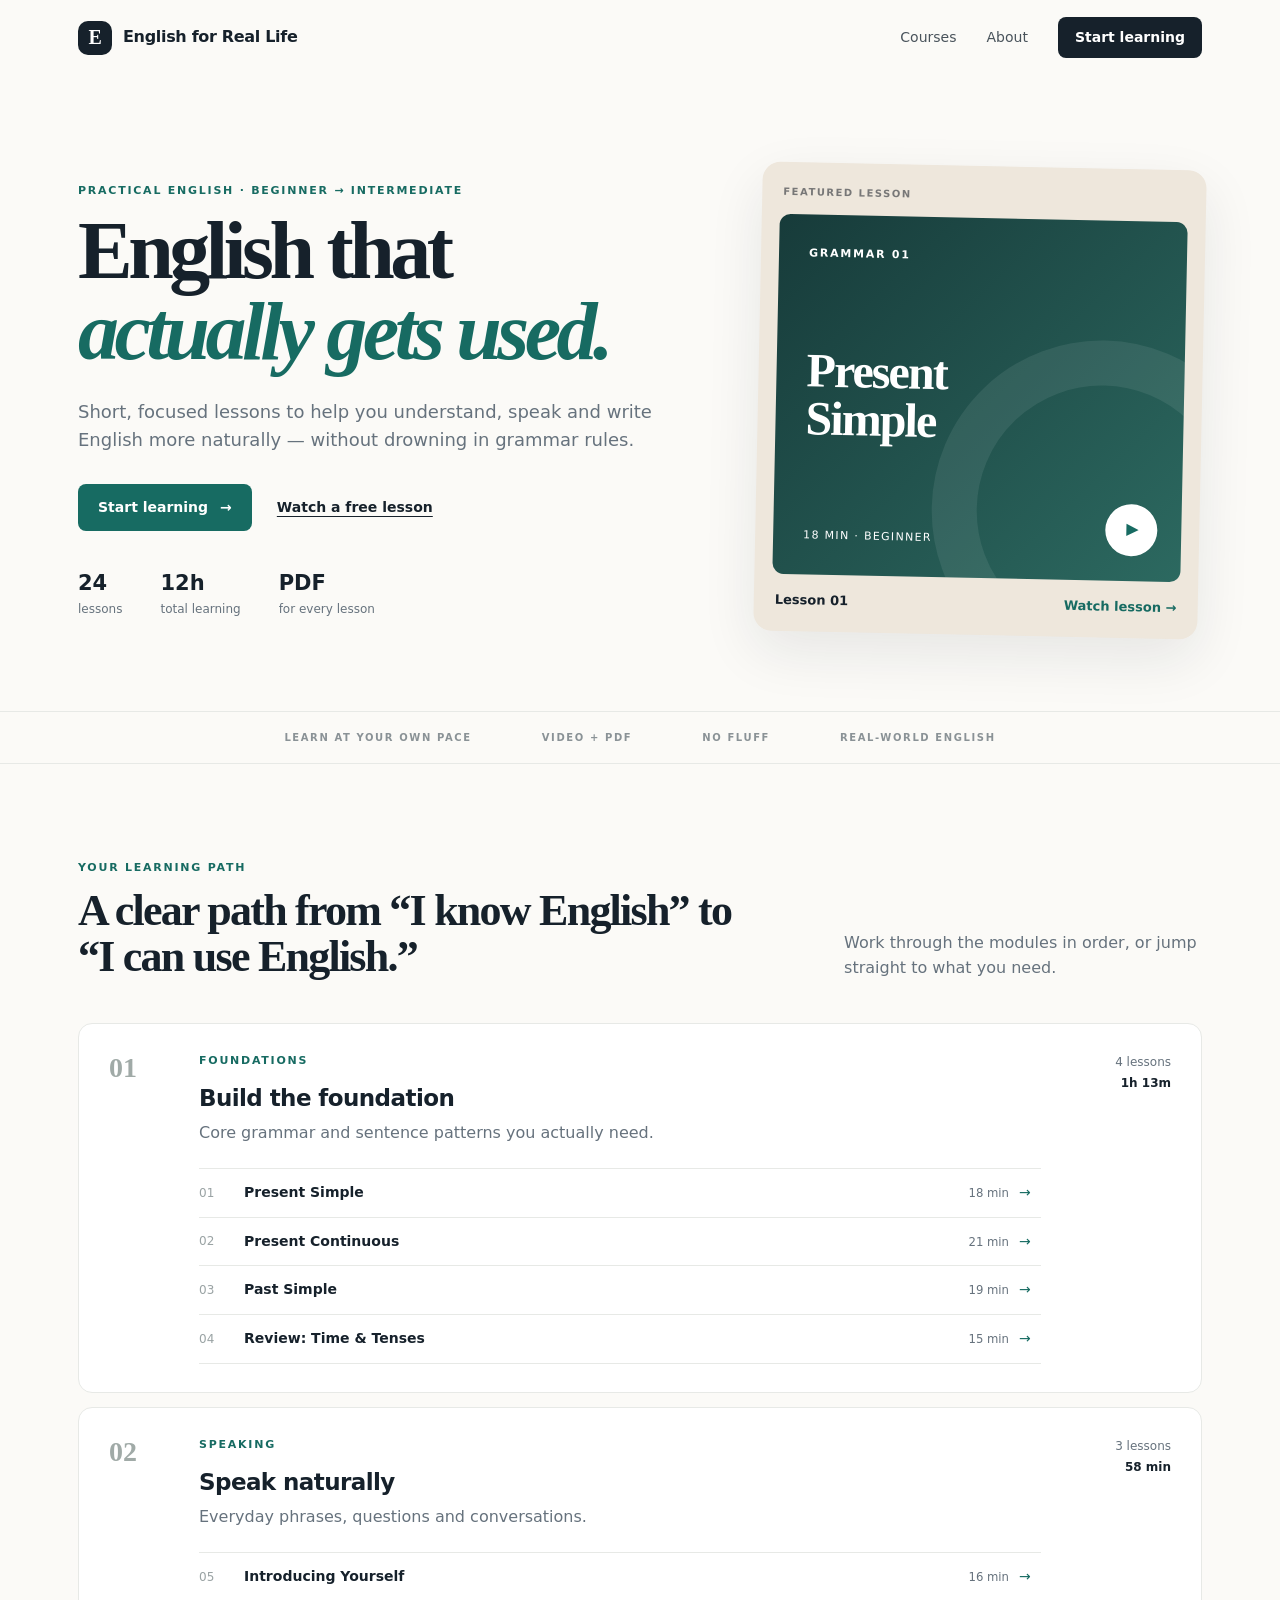
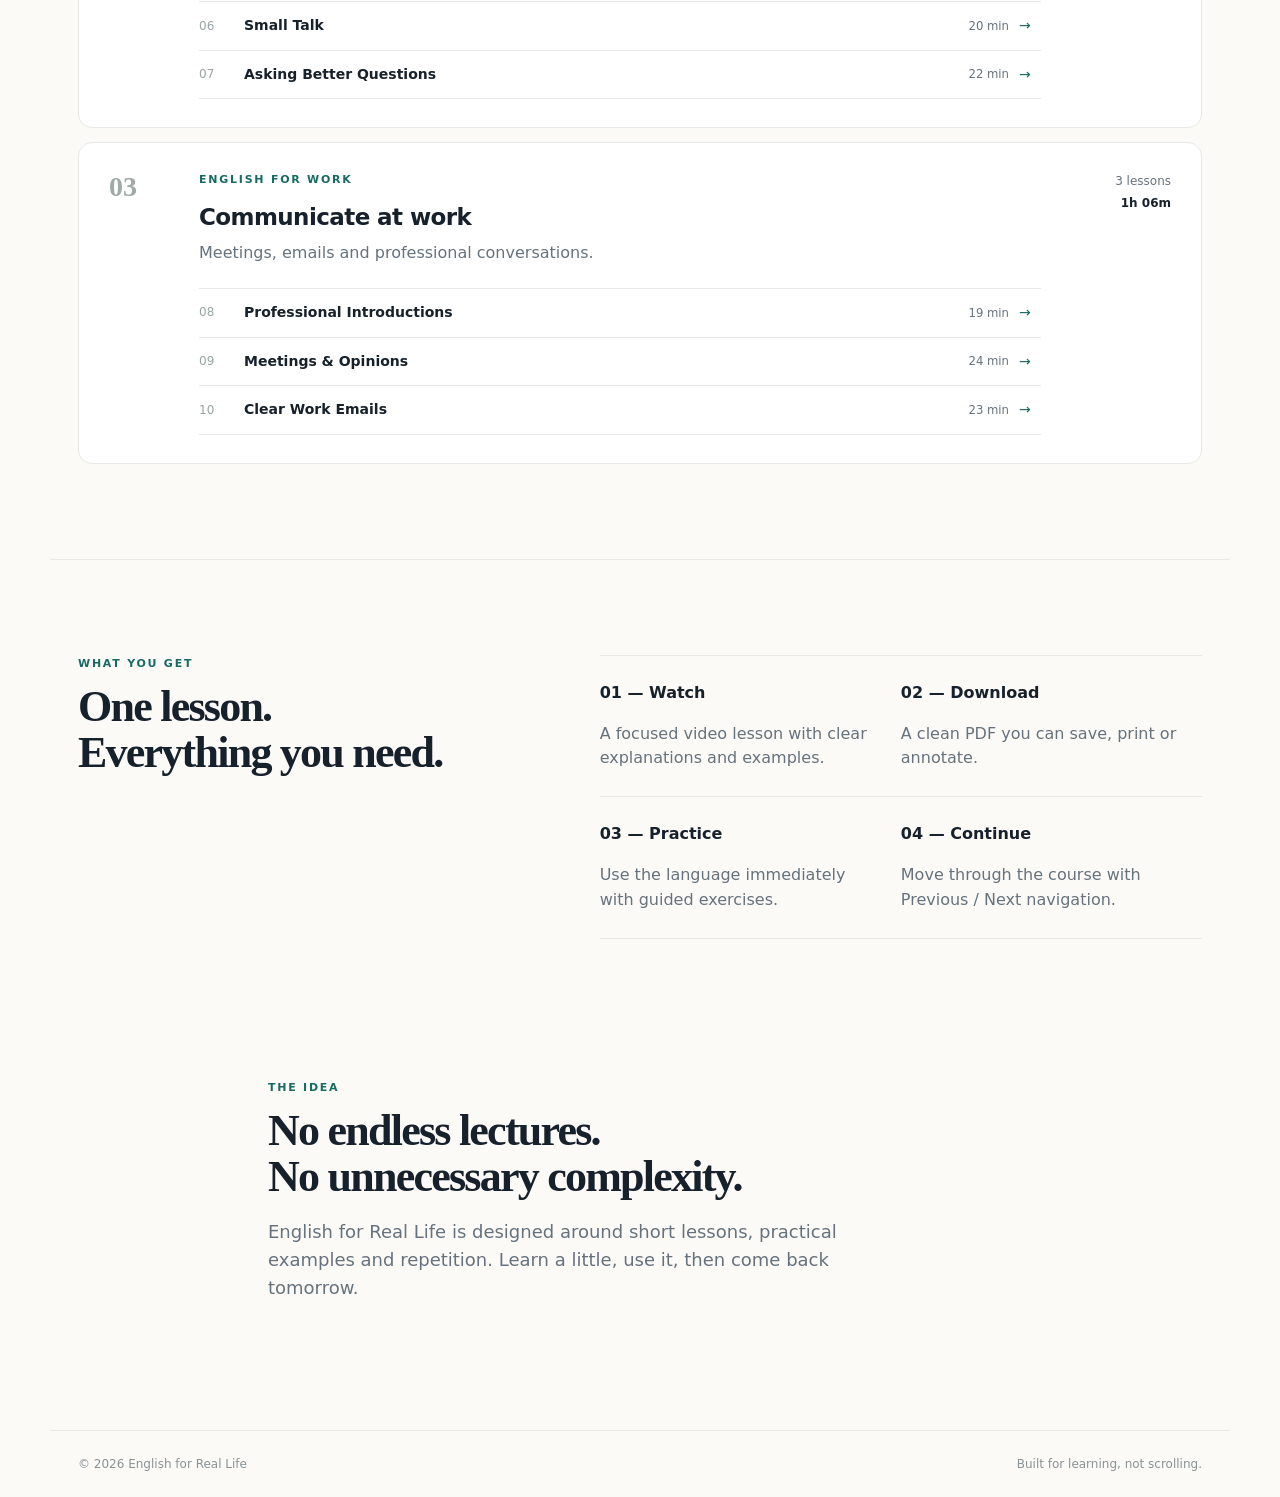
<file: index.html>
<!doctype html>
<html lang="en">
<head>
  <meta charset="utf-8">
  <meta name="viewport" content="width=device-width, initial-scale=1">
  <title>English for Real Life</title>
  <meta name="description" content="A practical English course with short video lessons, PDFs and guided practice.">
  <link rel="stylesheet" href="styles.css">
</head>
<body>
<header class="site-header">
  <a class="brand" href="index.html"><span class="brand-mark">E</span><span>English for Real Life</span></a>
  <nav><a href="#curriculum">Courses</a><a href="#about">About</a><a class="nav-cta" href="#curriculum">Start learning</a></nav>
</header>

<main>
<section class="hero">
  <div class="hero-copy">
    <p class="eyebrow">PRACTICAL ENGLISH · BEGINNER → INTERMEDIATE</p>
    <h1>English that<br><em>actually gets used.</em></h1>
    <p class="hero-text">Short, focused lessons to help you understand, speak and write English more naturally — without drowning in grammar rules.</p>
    <div class="hero-actions"><a class="btn primary" href="#curriculum">Start learning <span>→</span></a><a class="text-link" href="lesson.html?id=1">Watch a free lesson</a></div>
    <div class="stats"><div><strong>24</strong><span>lessons</span></div><div><strong>12h</strong><span>total learning</span></div><div><strong>PDF</strong><span>for every lesson</span></div></div>
  </div>
  <div class="hero-card">
    <div class="mini-label">FEATURED LESSON</div>
    <div class="lesson-art"><span>GRAMMAR 01</span><b>Present<br>Simple</b><small>18 MIN · BEGINNER</small><div class="play">▶</div></div>
    <div class="hero-card-foot"><span>Lesson 01</span><a href="lesson.html?id=1">Watch lesson →</a></div>
  </div>
</section>

<section class="trust-strip"><span>LEARN AT YOUR OWN PACE</span><span>VIDEO + PDF</span><span>NO FLUFF</span><span>REAL-WORLD ENGLISH</span></section>

<section class="section" id="curriculum">
  <div class="section-heading"><div><p class="eyebrow">YOUR LEARNING PATH</p><h2>A clear path from “I know English” to “I can use English.”</h2></div><p>Work through the modules in order, or jump straight to what you need.</p></div>
  <div class="modules">
    <article class="module">
      <div class="module-no">01</div><div class="module-main"><p class="eyebrow">FOUNDATIONS</p><h3>Build the foundation</h3><p>Core grammar and sentence patterns you actually need.</p><div class="lesson-list">
        <a href="lesson.html?id=1"><span>01</span><b>Present Simple</b><small>18 min</small><i>→</i></a>
        <a href="lesson.html?id=2"><span>02</span><b>Present Continuous</b><small>21 min</small><i>→</i></a>
        <a href="lesson.html?id=3"><span>03</span><b>Past Simple</b><small>19 min</small><i>→</i></a>
        <a href="lesson.html?id=4"><span>04</span><b>Review: Time & Tenses</b><small>15 min</small><i>→</i></a>
      </div></div><div class="module-meta">4 lessons<br><b>1h 13m</b></div>
    </article>
    <article class="module">
      <div class="module-no">02</div><div class="module-main"><p class="eyebrow">SPEAKING</p><h3>Speak naturally</h3><p>Everyday phrases, questions and conversations.</p><div class="lesson-list">
        <a href="lesson.html?id=5"><span>05</span><b>Introducing Yourself</b><small>16 min</small><i>→</i></a>
        <a href="lesson.html?id=6"><span>06</span><b>Small Talk</b><small>20 min</small><i>→</i></a>
        <a href="lesson.html?id=7"><span>07</span><b>Asking Better Questions</b><small>22 min</small><i>→</i></a>
      </div></div><div class="module-meta">3 lessons<br><b>58 min</b></div>
    </article>
    <article class="module">
      <div class="module-no">03</div><div class="module-main"><p class="eyebrow">ENGLISH FOR WORK</p><h3>Communicate at work</h3><p>Meetings, emails and professional conversations.</p><div class="lesson-list">
        <a href="lesson.html?id=8"><span>08</span><b>Professional Introductions</b><small>19 min</small><i>→</i></a>
        <a href="lesson.html?id=9"><span>09</span><b>Meetings & Opinions</b><small>24 min</small><i>→</i></a>
        <a href="lesson.html?id=10"><span>10</span><b>Clear Work Emails</b><small>23 min</small><i>→</i></a>
      </div></div><div class="module-meta">3 lessons<br><b>1h 06m</b></div>
    </article>
  </div>
</section>

<section class="feature section">
  <div><p class="eyebrow">WHAT YOU GET</p><h2>One lesson.<br>Everything you need.</h2></div>
  <div class="feature-grid">
    <div><b>01 — Watch</b><p>A focused video lesson with clear explanations and examples.</p></div>
    <div><b>02 — Download</b><p>A clean PDF you can save, print or annotate.</p></div>
    <div><b>03 — Practice</b><p>Use the language immediately with guided exercises.</p></div>
    <div><b>04 — Continue</b><p>Move through the course with Previous / Next navigation.</p></div>
  </div>
</section>

<section class="about section" id="about">
  <p class="eyebrow">THE IDEA</p><h2>No endless lectures.<br>No unnecessary complexity.</h2>
  <p>English for Real Life is designed around short lessons, practical examples and repetition. Learn a little, use it, then come back tomorrow.</p>
</section>
</main>

<footer><span>© 2026 English for Real Life</span><span>Built for learning, not scrolling.</span></footer>
</body>
</html>
</file>
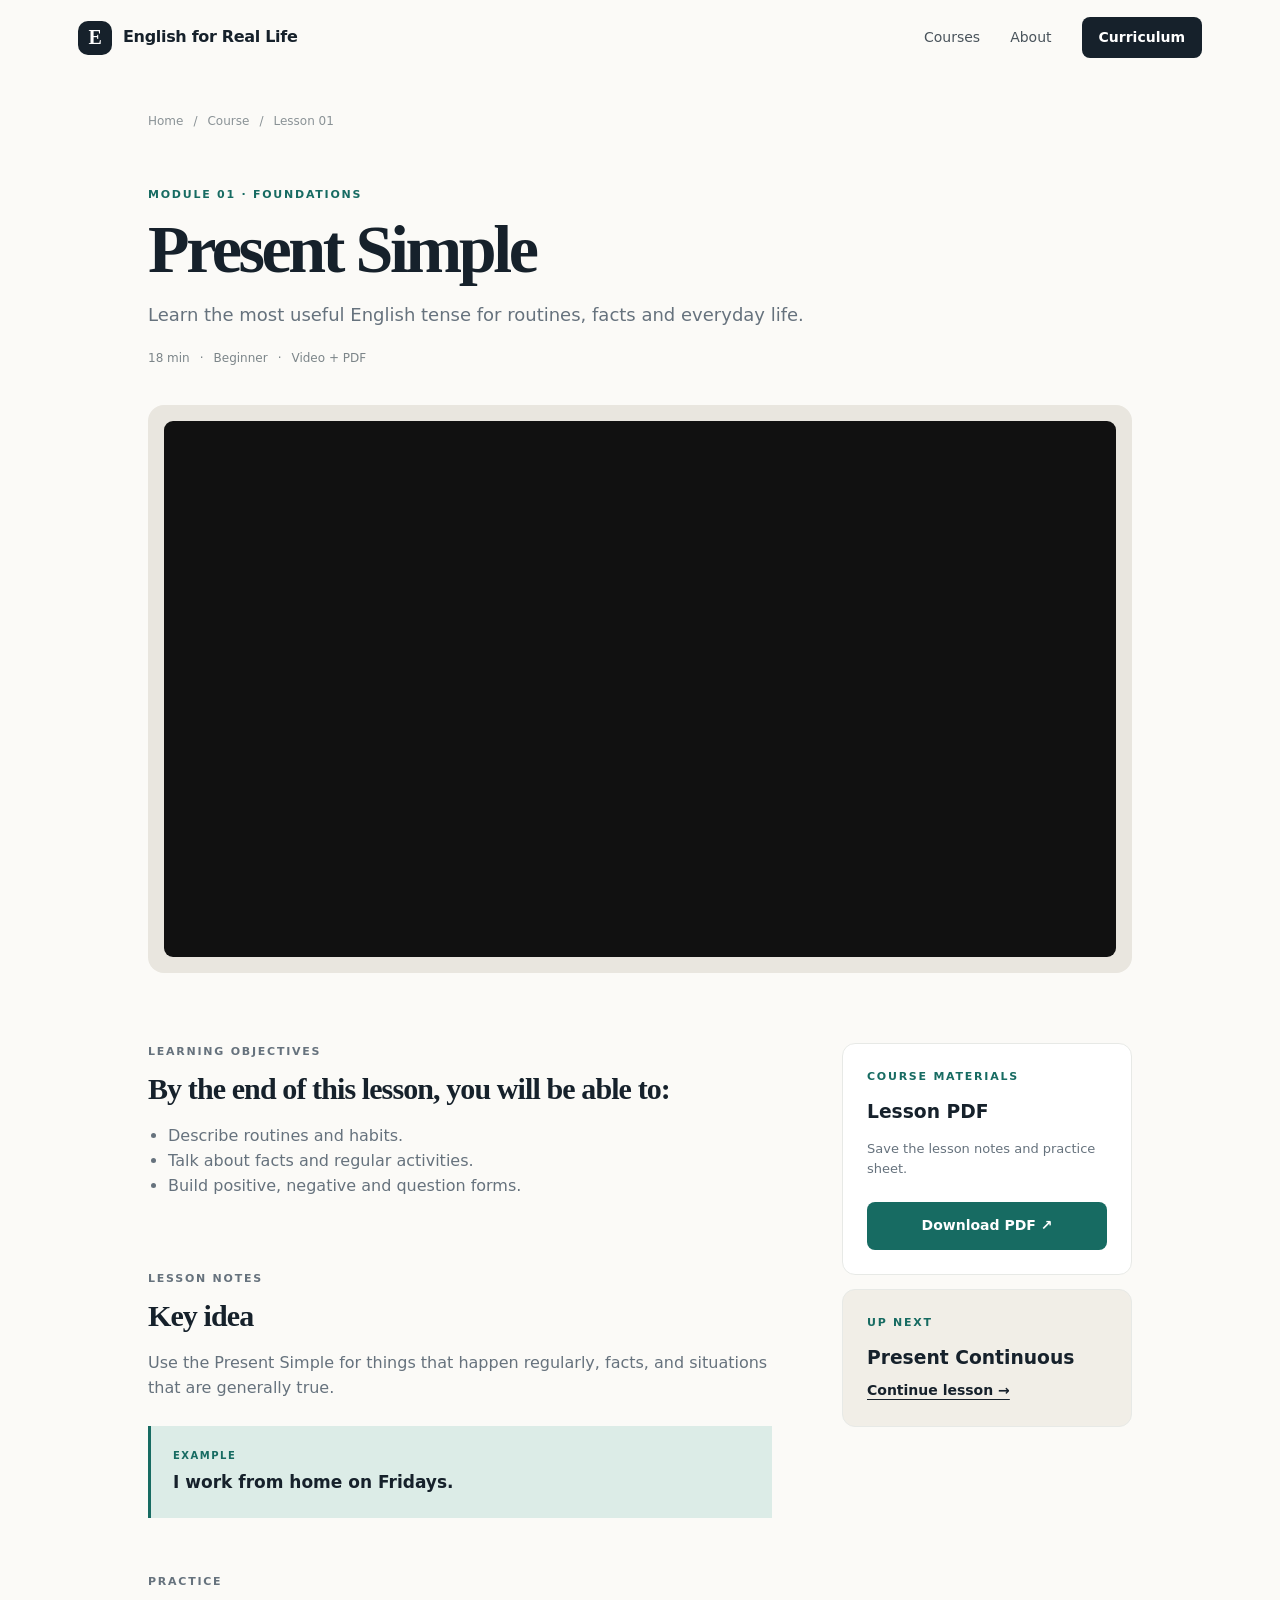
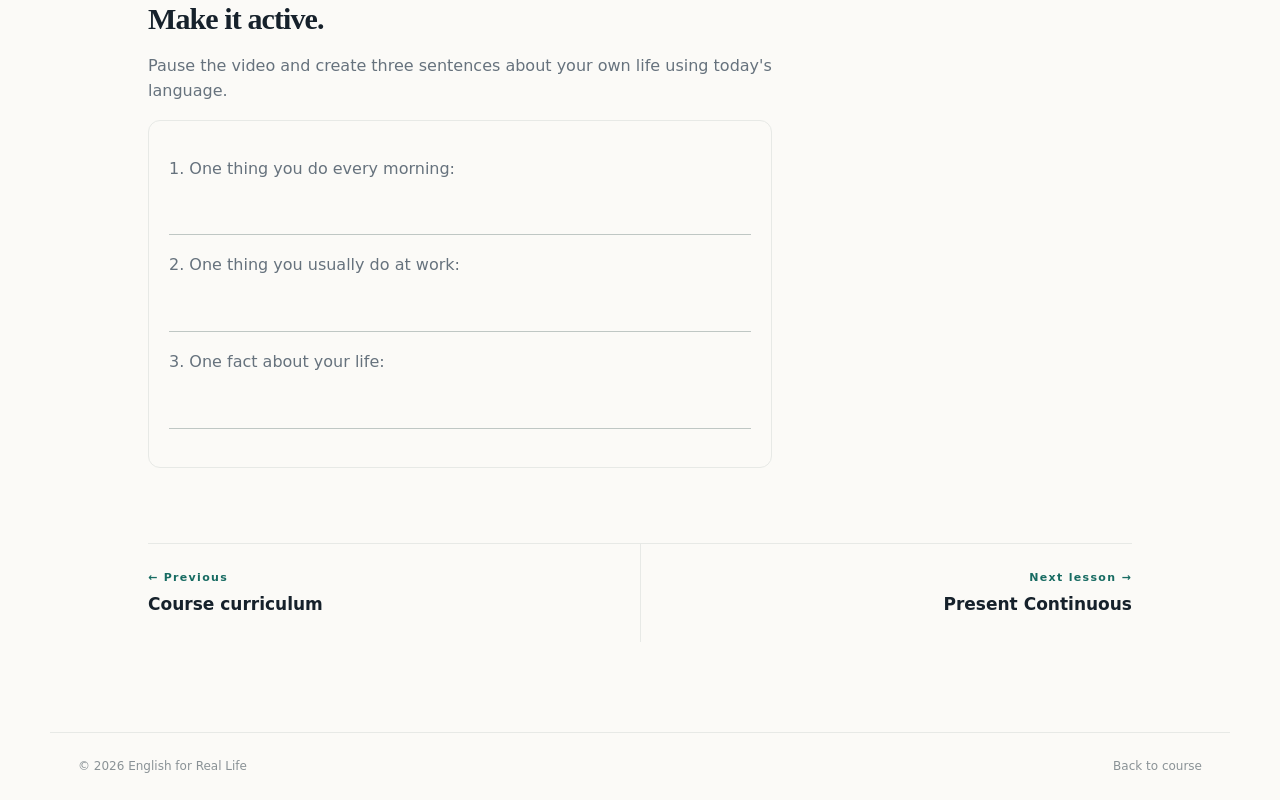
<file: lesson.html>
<!doctype html>
<html lang="en">
<head>
  <meta charset="utf-8"><meta name="viewport" content="width=device-width, initial-scale=1">
  <title>Lesson — English for Real Life</title>
  <link rel="stylesheet" href="styles.css">
</head>
<body>
<header class="site-header">
  <a class="brand" href="index.html"><span class="brand-mark">E</span><span>English for Real Life</span></a>
  <nav><a href="index.html#curriculum">Courses</a><a href="index.html#about">About</a><a class="nav-cta" href="index.html#curriculum">Curriculum</a></nav>
</header>

<main class="lesson-page">
  <div class="breadcrumbs"><a href="index.html">Home</a><span>/</span><a href="index.html#curriculum">Course</a><span>/</span><span id="crumb">Lesson 01</span></div>
  <section class="lesson-header">
    <div><p class="eyebrow" id="lessonModule">MODULE 01 · FOUNDATIONS</p><h1 id="lessonTitle">Present Simple</h1><p id="lessonIntro">Learn the most useful English tense for routines, facts and everyday life.</p><div class="lesson-meta"><span id="lessonDuration">18 min</span><span>·</span><span>Beginner</span><span>·</span><span>Video + PDF</span></div></div>
  </section>

  <section class="video-wrap">
    <div class="video-frame"><iframe id="video" src="https://www.youtube.com/embed/dQw4w9WgXcQ" title="Lesson video" allow="accelerometer; autoplay; clipboard-write; encrypted-media; gyroscope; picture-in-picture; web-share" allowfullscreen></iframe></div>
  </section>

  <section class="lesson-content">
    <article>
      <div class="content-block"><p class="eyebrow">LEARNING OBJECTIVES</p><h2>By the end of this lesson, you will be able to:</h2><ul id="objectives"><li>Describe routines and habits.</li><li>Talk about facts and regular activities.</li><li>Build positive, negative and question forms.</li></ul></div>
      <div class="content-block"><p class="eyebrow">LESSON NOTES</p><h2>Key idea</h2><p id="notes">Use the Present Simple for things that happen regularly, facts, and situations that are generally true.</p><div class="example"><span>EXAMPLE</span><strong>I work from home on Fridays.</strong></div></div>
      <div class="content-block"><p class="eyebrow">PRACTICE</p><h2>Make it active.</h2><p>Pause the video and create three sentences about your own life using today's language.</p><div class="practice"><p>1. One thing you do every morning:</p><div></div><p>2. One thing you usually do at work:</p><div></div><p>3. One fact about your life:</p><div></div></div></div>
    </article>
    <aside>
      <div class="resource-card"><p class="eyebrow">COURSE MATERIALS</p><h3>Lesson PDF</h3><p>Save the lesson notes and practice sheet.</p><a class="btn primary full" id="pdfLink" href="pdf/lesson-01.pdf" target="_blank">Download PDF ↗</a></div>
      <div class="resource-card muted"><p class="eyebrow">UP NEXT</p><h3 id="nextSide">Present Continuous</h3><a class="text-link" id="nextSideLink" href="lesson.html?id=2">Continue lesson →</a></div>
    </aside>
  </section>

  <nav class="lesson-nav">
    <a id="prev" class="lesson-nav-item" href="#"><span>← Previous</span><b id="prevTitle">—</b></a>
    <a id="next" class="lesson-nav-item next" href="lesson.html?id=2"><span>Next lesson →</span><b id="nextTitle">Present Continuous</b></a>
  </nav>
</main>
<footer><span>© 2026 English for Real Life</span><a href="index.html">Back to course</a></footer>
<script src="app.js"></script>
</body>
</html>
</file>
<file: styles.css>
:root{--ink:#16212b;--muted:#66727d;--line:#e7e9e6;--paper:#fbfaf7;--card:#fff;--accent:#176b62;--accent2:#dcece7;--warm:#f0e8dc;--max:1180px}
*{box-sizing:border-box}html{scroll-behavior:smooth}body{margin:0;background:var(--paper);color:var(--ink);font-family:Inter,ui-sans-serif,system-ui,-apple-system,BlinkMacSystemFont,"Segoe UI",sans-serif;line-height:1.55}a{color:inherit;text-decoration:none}.site-header{height:76px;display:flex;align-items:center;justify-content:space-between;max-width:var(--max);margin:auto;padding:0 28px;border-bottom:1px solid transparent}.brand{display:flex;align-items:center;gap:11px;font-weight:750;letter-spacing:-.02em}.brand-mark{display:grid;place-items:center;width:34px;height:34px;border-radius:10px;background:var(--ink);color:white;font-family:Georgia,serif;font-size:20px}.site-header nav{display:flex;align-items:center;gap:30px;font-size:14px;color:#49535b}.site-header nav a:hover,.text-link:hover{color:var(--accent)}.nav-cta{background:var(--ink);color:#fff!important;padding:10px 17px;border-radius:8px;font-weight:650}
.hero{max-width:var(--max);margin:auto;padding:90px 28px 76px;display:grid;grid-template-columns:1.15fr .85fr;gap:80px;align-items:center}.eyebrow{font-size:11px;letter-spacing:.16em;font-weight:800;color:var(--accent);margin:0 0 12px}.hero h1{font:700 clamp(48px,6.4vw,82px)/.98 Georgia,serif;letter-spacing:-.055em;margin:0 0 26px}.hero h1 em{color:var(--accent);font-style:italic}.hero-text{font-size:18px;color:var(--muted);max-width:600px}.hero-actions{display:flex;align-items:center;gap:25px;margin:30px 0 36px}.btn{display:inline-flex;align-items:center;justify-content:center;gap:12px;border-radius:8px;padding:13px 20px;font-weight:700;font-size:14px}.btn.primary{background:var(--accent);color:#fff}.btn.primary:hover{filter:brightness(.94)}.text-link{font-weight:700;font-size:14px;text-decoration:underline;text-underline-offset:4px}.stats{display:flex;gap:38px}.stats div{display:flex;flex-direction:column}.stats strong{font-size:21px}.stats span{font-size:12px;color:var(--muted)}.hero-card{background:#eee7dc;padding:18px;border-radius:18px;box-shadow:0 20px 55px rgba(22,33,43,.09);transform:rotate(1.2deg)}.mini-label{font-size:10px;font-weight:800;letter-spacing:.15em;color:#777;margin:4px 3px 14px}.lesson-art{height:360px;border-radius:11px;background:linear-gradient(135deg,#173b3a,#2c6960);color:white;padding:30px;display:flex;flex-direction:column;justify-content:space-between;position:relative;overflow:hidden}.lesson-art:after{content:"";position:absolute;width:250px;height:250px;border-radius:50%;right:-90px;bottom:-100px;border:45px solid rgba(255,255,255,.08)}.lesson-art span{font-size:11px;letter-spacing:.16em;font-weight:800}.lesson-art b{font:700 48px/.98 Georgia,serif;letter-spacing:-.04em}.lesson-art small{font-size:11px;letter-spacing:.12em}.play{position:absolute;right:24px;bottom:25px;width:52px;height:52px;border-radius:50%;background:#fff;color:var(--accent);display:grid;place-items:center;padding-left:3px}.hero-card-foot{display:flex;justify-content:space-between;padding:16px 3px 3px;font-size:13px;font-weight:700}.hero-card-foot a{color:var(--accent)}.trust-strip{border-block:1px solid var(--line);display:flex;justify-content:center;gap:70px;padding:18px 20px;font-size:10px;letter-spacing:.16em;font-weight:800;color:#8a9296}.section{max-width:var(--max);margin:auto;padding:95px 28px}.section-heading{display:grid;grid-template-columns:1.15fr .6fr;gap:80px;align-items:end;margin-bottom:42px}.section-heading h2,.feature h2,.about h2{font:700 44px/1.05 Georgia,serif;letter-spacing:-.04em;margin:0}.section-heading>p{color:var(--muted);margin:0}.modules{display:flex;flex-direction:column;gap:14px}.module{display:grid;grid-template-columns:70px 1fr 110px;background:var(--card);border:1px solid var(--line);border-radius:14px;padding:28px 30px;gap:20px}.module-no{font:600 28px Georgia,serif;color:#a0aaa7}.module-main h3{font-size:23px;margin:0 0 5px;letter-spacing:-.025em}.module-main>p:not(.eyebrow){color:var(--muted);margin:0 0 22px}.module-meta{text-align:right;color:var(--muted);font-size:12px;line-height:1.8}.module-meta b{color:var(--ink)}.lesson-list{border-top:1px solid var(--line)}.lesson-list a{display:grid;grid-template-columns:35px 1fr auto 22px;gap:10px;align-items:center;padding:13px 0;border-bottom:1px solid var(--line);font-size:14px}.lesson-list a span{color:#9aa3a4;font-size:12px}.lesson-list a small{color:var(--muted)}.lesson-list a i{font-style:normal;color:var(--accent)}.feature{border-top:1px solid var(--line);display:grid;grid-template-columns:.7fr 1fr;gap:100px}.feature-grid{display:grid;grid-template-columns:1fr 1fr;gap:0;border-top:1px solid var(--line)}.feature-grid div{padding:25px 20px 25px 0;border-bottom:1px solid var(--line)}.feature-grid p{color:var(--muted);margin-bottom:0}.about{max-width:800px;padding-top:45px;padding-bottom:110px}.about p:last-child{color:var(--muted);font-size:18px;max-width:650px}footer{border-top:1px solid var(--line);max-width:var(--max);margin:auto;padding:24px 28px;display:flex;justify-content:space-between;color:#8a9296;font-size:12px}

.lesson-page{max-width:1040px;margin:auto;padding:36px 28px 90px}.breadcrumbs{display:flex;gap:10px;color:#8a9296;font-size:12px;margin-bottom:55px}.breadcrumbs a:hover{color:var(--accent)}.lesson-header{max-width:780px;margin-bottom:38px}.lesson-header h1{font:700 clamp(42px,6vw,68px)/1 Georgia,serif;letter-spacing:-.05em;margin:0 0 18px}.lesson-header>div>p:not(.eyebrow){font-size:18px;color:var(--muted);max-width:700px}.lesson-meta{display:flex;gap:10px;color:#7c8589;font-size:12px;margin-top:20px}.video-wrap{background:#e9e6df;padding:16px;border-radius:16px}.video-frame{aspect-ratio:16/9;background:#111;border-radius:9px;overflow:hidden}.video-frame iframe{width:100%;height:100%;border:0}.lesson-content{display:grid;grid-template-columns:1fr 290px;gap:70px;padding-top:70px}.content-block{padding-bottom:55px}.content-block h2{font:700 30px/1.15 Georgia,serif;letter-spacing:-.03em;margin:0 0 18px}.content-block p,.content-block li{color:var(--muted)}.content-block ul{padding-left:20px}.example{margin-top:25px;padding:22px;border-left:3px solid var(--accent);background:var(--accent2);display:flex;flex-direction:column;gap:6px}.example span{font-size:10px;font-weight:800;letter-spacing:.15em;color:var(--accent)}.example strong{font-size:17px}.practice{border:1px solid var(--line);border-radius:12px;padding:20px}.practice div{height:38px;border-bottom:1px solid #bfc7c4;margin-bottom:18px}.resource-card{border:1px solid var(--line);background:#fff;border-radius:13px;padding:24px;position:sticky;top:20px;margin-bottom:14px}.resource-card h3{margin:0 0 6px}.resource-card p:not(.eyebrow){font-size:13px;color:var(--muted)}.resource-card.muted{position:static;background:#f1eee7}.full{width:100%;margin-top:10px}.lesson-nav{display:grid;grid-template-columns:1fr 1fr;border-top:1px solid var(--line);margin-top:20px}.lesson-nav-item{padding:25px 0;display:flex;flex-direction:column;gap:5px}.lesson-nav-item.next{text-align:right;border-left:1px solid var(--line);padding-left:25px}.lesson-nav-item span{font-size:11px;letter-spacing:.12em;color:var(--accent);font-weight:800}.lesson-nav-item b{font-size:17px}

@media(max-width:850px){.hero{grid-template-columns:1fr;gap:45px;padding-top:60px}.hero-card{max-width:520px}.section-heading,.feature{grid-template-columns:1fr;gap:25px}.module{grid-template-columns:48px 1fr}.module-meta{display:none}.lesson-content{grid-template-columns:1fr;gap:10px}.resource-card{position:static}.site-header nav a:not(.nav-cta){display:none}}
@media(max-width:560px){.site-header{padding:0 18px;height:68px}.brand span:last-child{font-size:13px}.nav-cta{padding:9px 12px}.hero,.section,.lesson-page{padding-left:18px;padding-right:18px}.hero h1{font-size:50px}.hero-text{font-size:16px}.hero-actions{align-items:flex-start;flex-direction:column;gap:17px}.stats{gap:22px}.trust-strip{justify-content:flex-start;overflow:hidden;gap:30px;white-space:nowrap}.lesson-art{height:290px}.lesson-art b{font-size:39px}.section{padding-top:70px;padding-bottom:70px}.section-heading h2,.feature h2,.about h2{font-size:35px}.module{padding:22px 18px;grid-template-columns:36px 1fr;gap:12px}.lesson-list a{grid-template-columns:28px 1fr 18px}.lesson-list a small{display:none}.lesson-header h1{font-size:46px}.lesson-content{padding-top:45px}.lesson-nav-item.next{padding-left:15px}.lesson-nav-item b{font-size:14px}footer{padding:20px 18px;gap:20px;flex-direction:column}}
</file>
